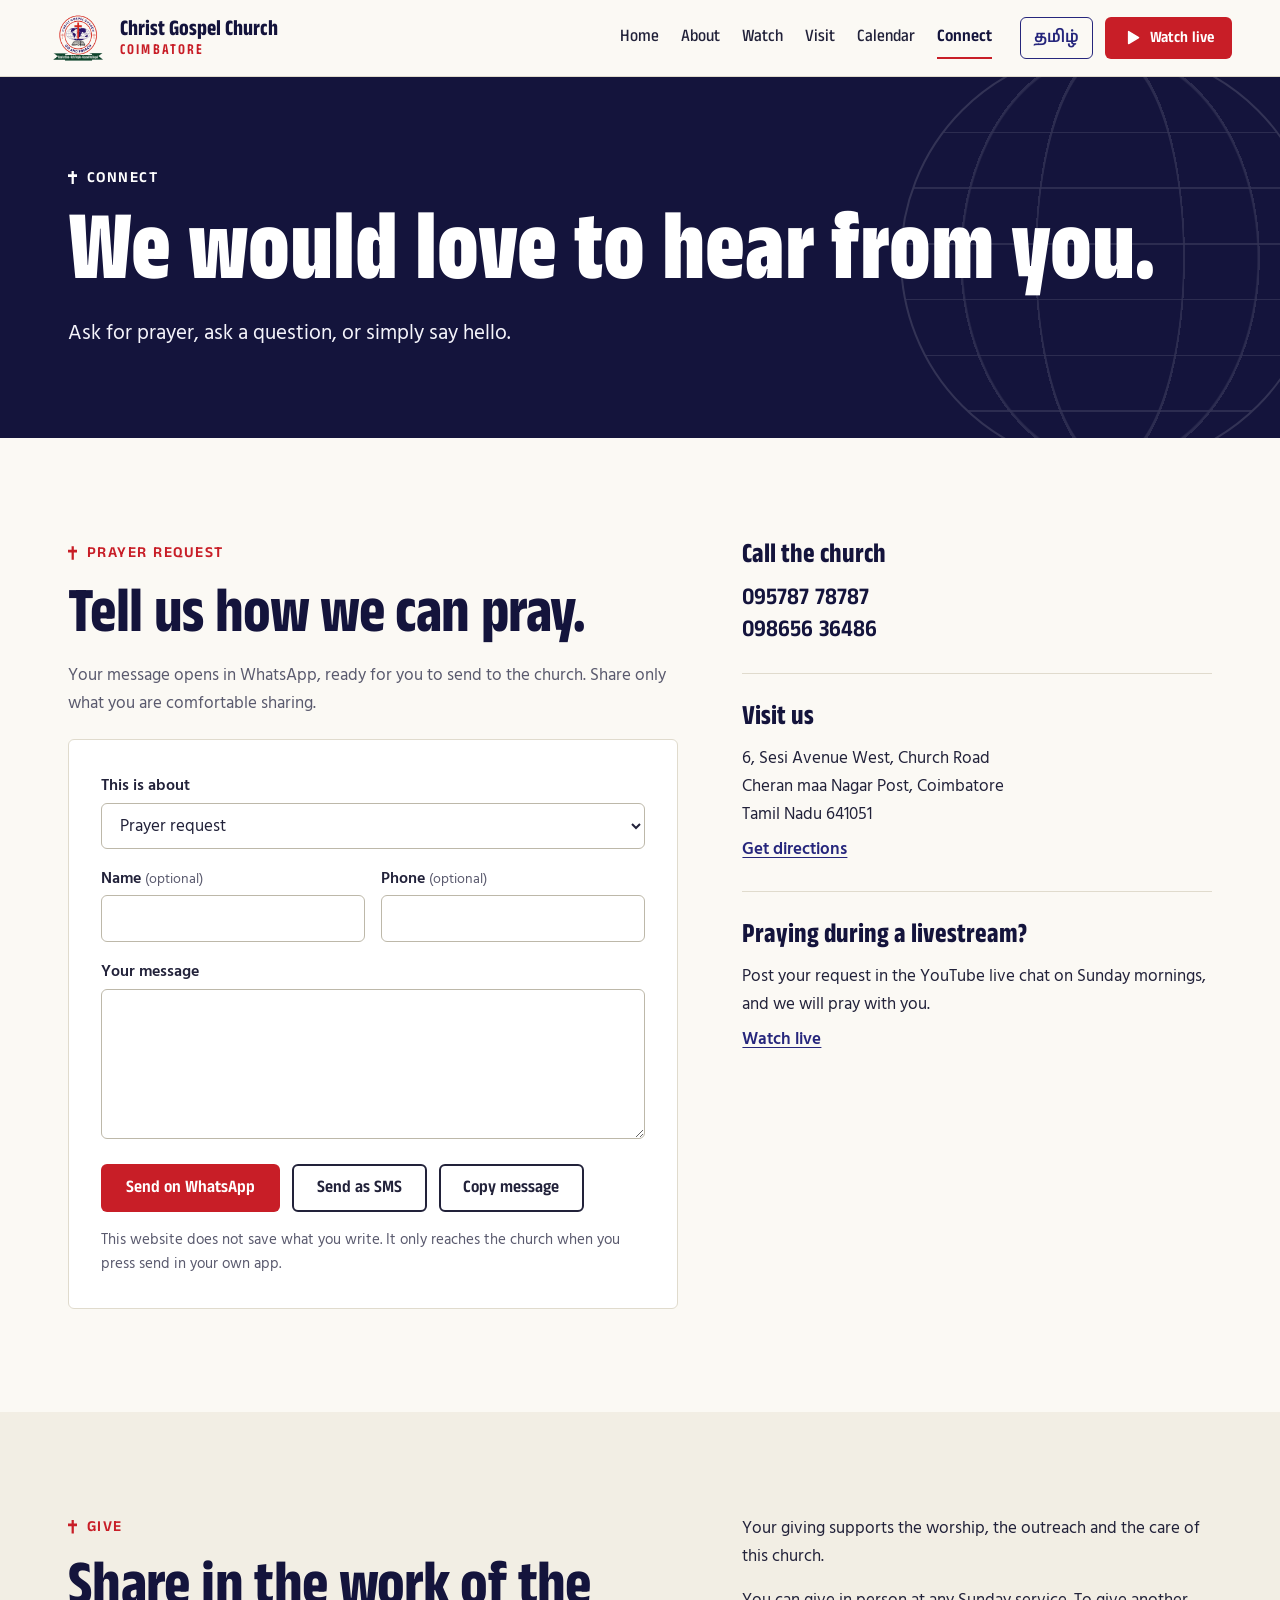
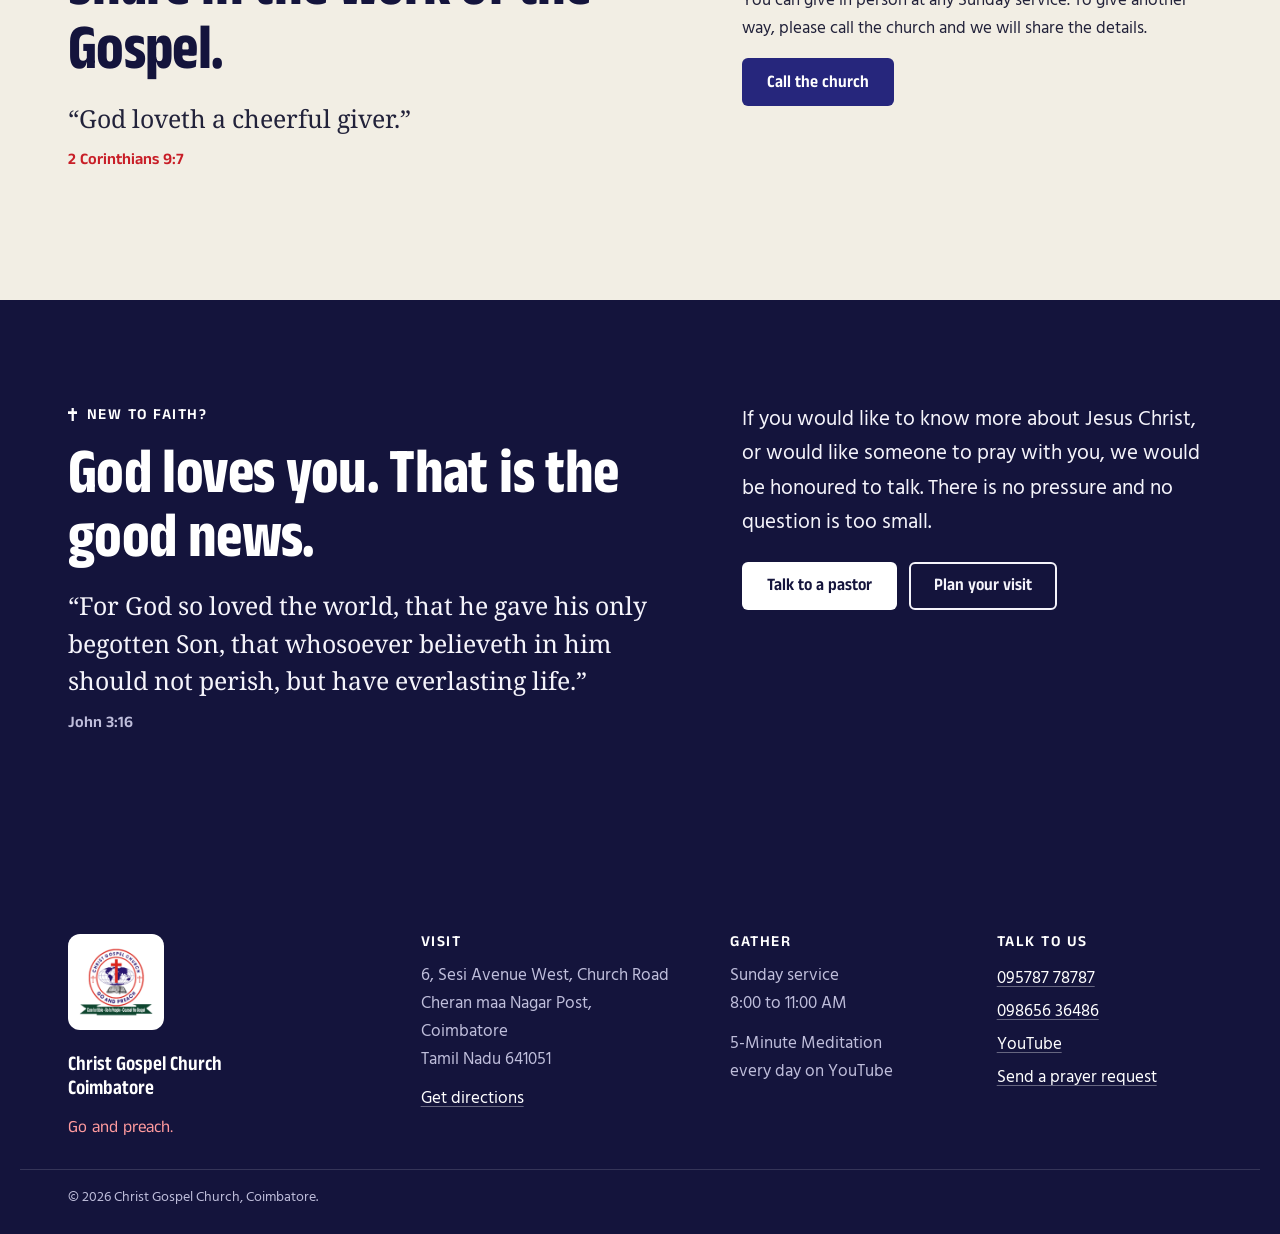
<file: connect.html>
<!doctype html>
<html lang="en">
<head>
  <meta charset="utf-8">
  <meta name="viewport" content="width=device-width, initial-scale=1">
  <title>Connect | Christ Gospel Church, Coimbatore</title>
  <meta name="description" content="Send a prayer request, call the church, or find out how to give to Christ Gospel Church, Coimbatore.">
  <meta name="theme-color" content="#14143c">
  <link rel="icon" href="assets/img/emblem.svg" type="image/svg+xml">
  <link rel="preconnect" href="https://fonts.googleapis.com">
  <link rel="preconnect" href="https://fonts.gstatic.com" crossorigin>
  <link rel="stylesheet" href="https://fonts.googleapis.com/css2?family=Anek+Tamil:wdth,wght@75..125,400..800&family=Hind+Madurai:wght@400;500;600&family=Noto+Serif+Tamil:wght@400;600&display=swap">
  <link rel="stylesheet" href="assets/css/styles.css">
</head>
<body data-page="connect" data-title-key="title.connect">
  <header id="site-header" class="site-header"></header>
  <script src="assets/js/config.js"></script>
  <script src="assets/js/layout.js"></script>

  <main id="main">
    <section class="page-head on-dark">
      <div class="page-head-mark" aria-hidden="true"></div>
      <div class="wrap">
        <p class="kicker" data-i18n="connect.kicker">Connect</p>
        <h1 data-i18n="connect.title">We would love to hear from you.</h1>
        <p class="lede" data-i18n="connect.lede">Ask for prayer, ask a question, or simply say hello.</p>
      </div>
    </section>

    <section class="section" id="prayer">
      <div class="wrap connect-grid">
        <div>
          <p class="kicker" data-i18n="prayer.kicker">Prayer request</p>
          <h2 data-i18n="prayer.title">Tell us how we can pray.</h2>
          <p style="margin:1rem 0 1.4rem;color:var(--muted)" data-i18n="prayer.body">Your message opens in WhatsApp, ready for you to send to the church. Share only what you are comfortable sharing.</p>
          <form class="form" id="prayer-form" novalidate>
            <div class="field">
              <label for="pr-type" data-i18n="form.type">This is about</label>
              <select id="pr-type" name="type">
                <option data-i18n="form.optPrayer">Prayer request</option>
                <option data-i18n="form.optThanks">Thanksgiving</option>
                <option data-i18n="form.optVisit">Please visit or call me</option>
                <option data-i18n="form.optQuestion">A question</option>
              </select>
            </div>
            <div class="form-pair">
              <div class="field">
                <label for="pr-name"><span data-i18n="form.name">Name</span> <small data-i18n="form.optional">(optional)</small></label>
                <input id="pr-name" name="name" type="text" autocomplete="name">
              </div>
              <div class="field">
                <label for="pr-phone"><span data-i18n="form.phone">Phone</span> <small data-i18n="form.optional">(optional)</small></label>
                <input id="pr-phone" name="phone" type="tel" autocomplete="tel" inputmode="tel">
              </div>
            </div>
            <div class="field">
              <label for="pr-message" data-i18n="form.message">Your message</label>
              <textarea id="pr-message" name="message" required aria-describedby="prayer-error"></textarea>
              <p class="form-error" id="prayer-error" role="alert" hidden data-i18n="form.error">Please write your message first.</p>
            </div>
            <div class="btn-row">
              <button class="btn btn-red" type="submit" data-i18n="form.whatsapp">Send on WhatsApp</button>
              <button class="btn btn-ghost" type="button" id="prayer-sms" data-i18n="form.sms">Send as SMS</button>
              <button class="btn btn-ghost" type="button" id="prayer-copy" data-i18n="form.copy">Copy message</button>
            </div>
            <p class="form-ok" id="prayer-copied" role="status" hidden data-i18n="form.copied">Copied. Paste it wherever you like.</p>
            <p class="form-note" data-i18n="form.privacy">This website does not save what you write. It only reaches the church when you press send in your own app.</p>
          </form>
        </div>
        <div class="side-stack">
          <div class="side-block">
            <h3 data-i18n="connect.callTitle">Call the church</h3>
            <a class="phone-link" data-phone="0"></a>
            <a class="phone-link" data-phone="1"></a>
          </div>
          <div class="side-block">
            <h3 data-i18n="connect.visitTitle">Visit us</h3>
            <address data-address></address>
            <p style="margin-top:.4em"><a class="text-link" data-map-link target="_blank" rel="noopener" data-i18n="find.directions">Get directions</a></p>
          </div>
          <div class="side-block">
            <h3 data-i18n="connect.liveTitle">Praying during a livestream?</h3>
            <p data-i18n="connect.liveBody">Post your request in the YouTube live chat on Sunday mornings, and we will pray with you.</p>
            <p style="margin-top:.4em"><a class="text-link" href="watch.html#live" data-i18n="status.watch">Watch live</a></p>
          </div>
        </div>
      </div>
    </section>

    <section class="section section-deep" id="give">
      <div class="wrap connect-grid">
        <div>
          <p class="kicker" data-i18n="give.kicker">Give</p>
          <h2 data-i18n="give.title">Share in the work of the Gospel.</h2>
          <blockquote class="scripture-quote" style="margin-inline:0">
            <span data-i18n="verse.cor">“God loveth a cheerful giver.”</span>
            <cite data-i18n="verse.corRef">2 Corinthians 9:7</cite>
          </blockquote>
        </div>
        <div>
          <p data-i18n="give.body">Your giving supports the worship, the outreach and the care of this church.</p>
          <dl class="giving-list" id="giving-details" hidden></dl>
          <div id="giving-fallback" style="margin-top:1rem">
            <p data-i18n="give.fallback">You can give in person at any Sunday service. To give another way, please call the church and we will share the details.</p>
            <div class="btn-row" style="margin-top:1rem"><a class="btn btn-indigo" data-phone="0" data-keep-text="1" data-i18n="home.prayerCall">Call the church</a></div>
          </div>
        </div>
      </div>
    </section>

    <section class="section on-dark" id="faith">
      <div class="wrap connect-grid">
        <div>
          <p class="kicker" data-i18n="faith.kicker">New to faith?</p>
          <h2 data-i18n="faith.title">God loves you. That is the good news.</h2>
          <blockquote class="scripture-quote" style="margin-inline:0">
            <span data-i18n="verse.john">“For God so loved the world, that he gave his only begotten Son, that whosoever believeth in him should not perish, but have everlasting life.”</span>
            <cite data-i18n="verse.johnRef">John 3:16</cite>
          </blockquote>
        </div>
        <div>
          <p class="lede" data-i18n="faith.body">If you would like to know more about Jesus Christ, or would like someone to pray with you, we would be honoured to talk. There is no pressure and no question is too small.</p>
          <div class="btn-row" style="margin-top:1.4rem">
            <a class="btn btn-white" data-phone="0" data-keep-text="1" data-i18n="faith.talk">Talk to a pastor</a>
            <a class="btn btn-ghost" href="visit.html" data-i18n="home.ctaVisit">Plan your visit</a>
          </div>
        </div>
      </div>
    </section>
  </main>

  <footer id="site-footer" class="site-footer"></footer>
  <script src="assets/js/videos.js"></script>
  <script src="assets/js/i18n-ta.js"></script>
  <script src="assets/js/main.js"></script>
</body>
</html>
</file>
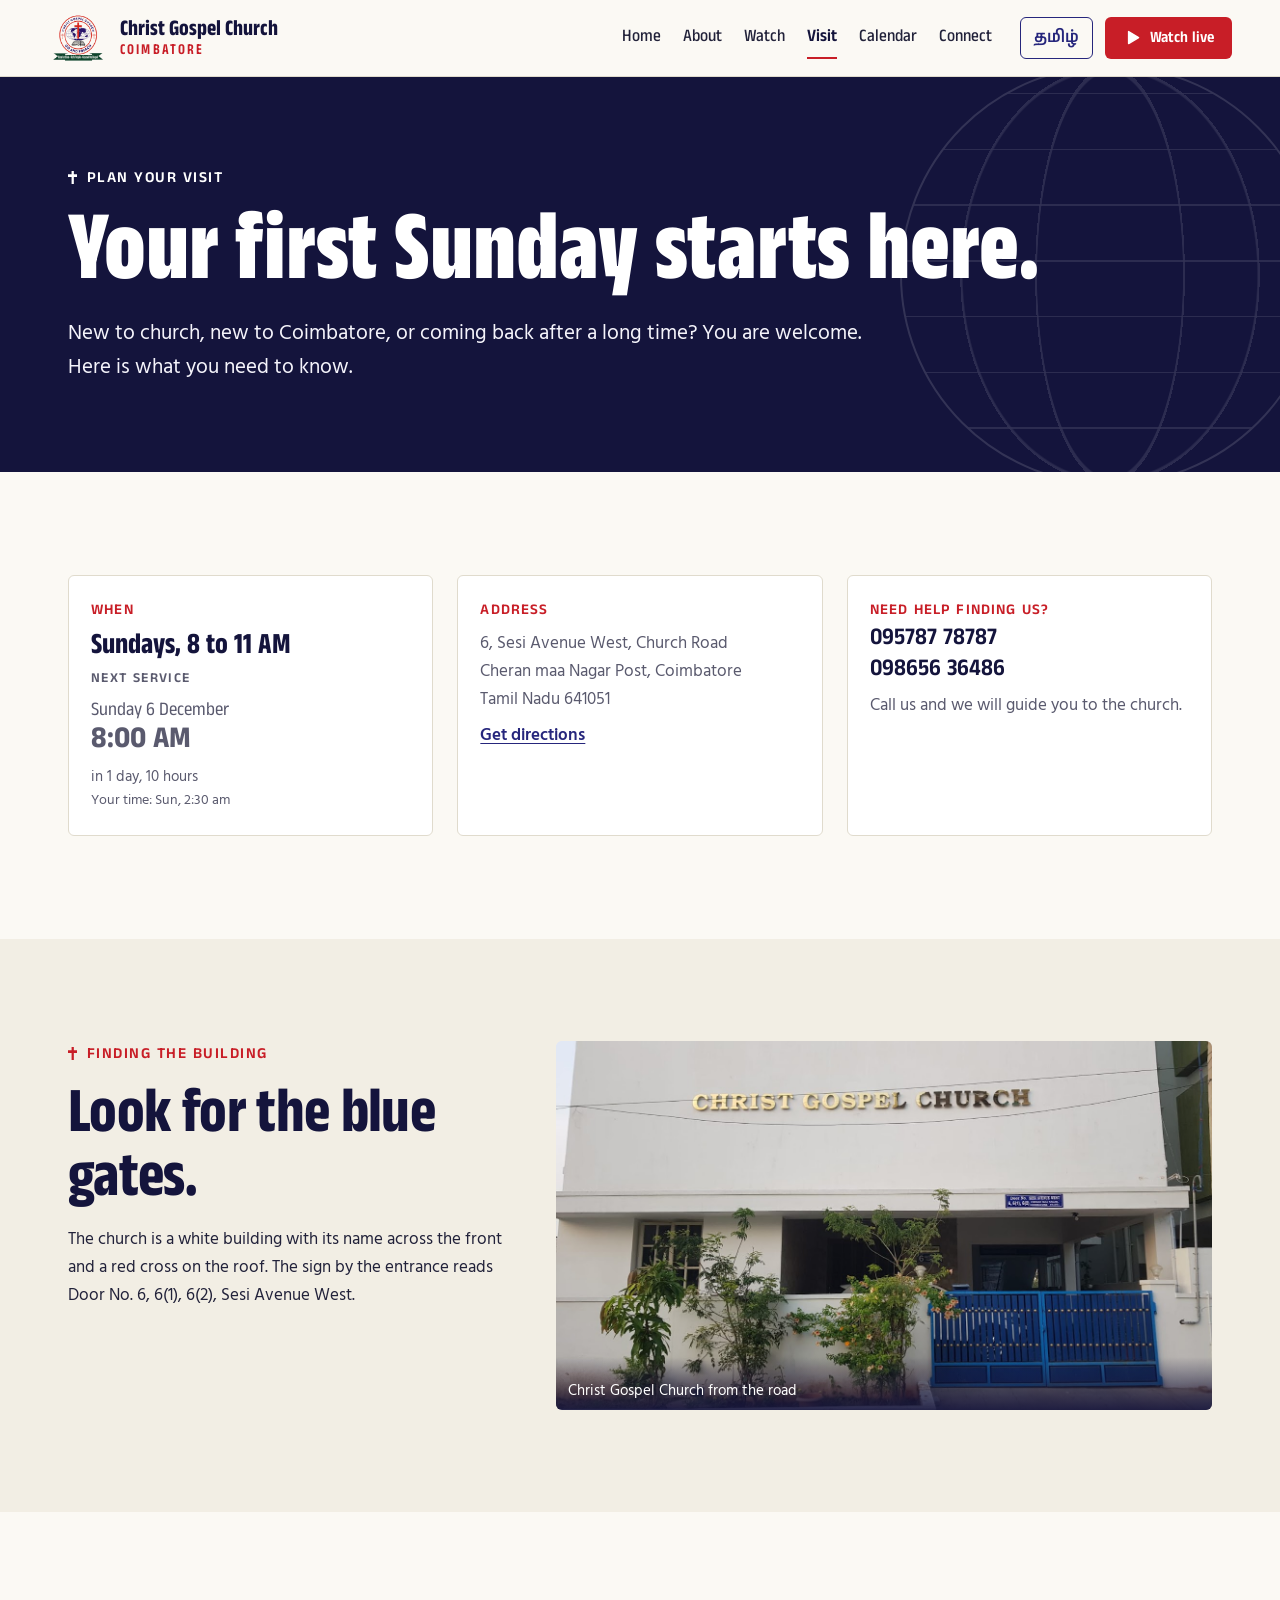
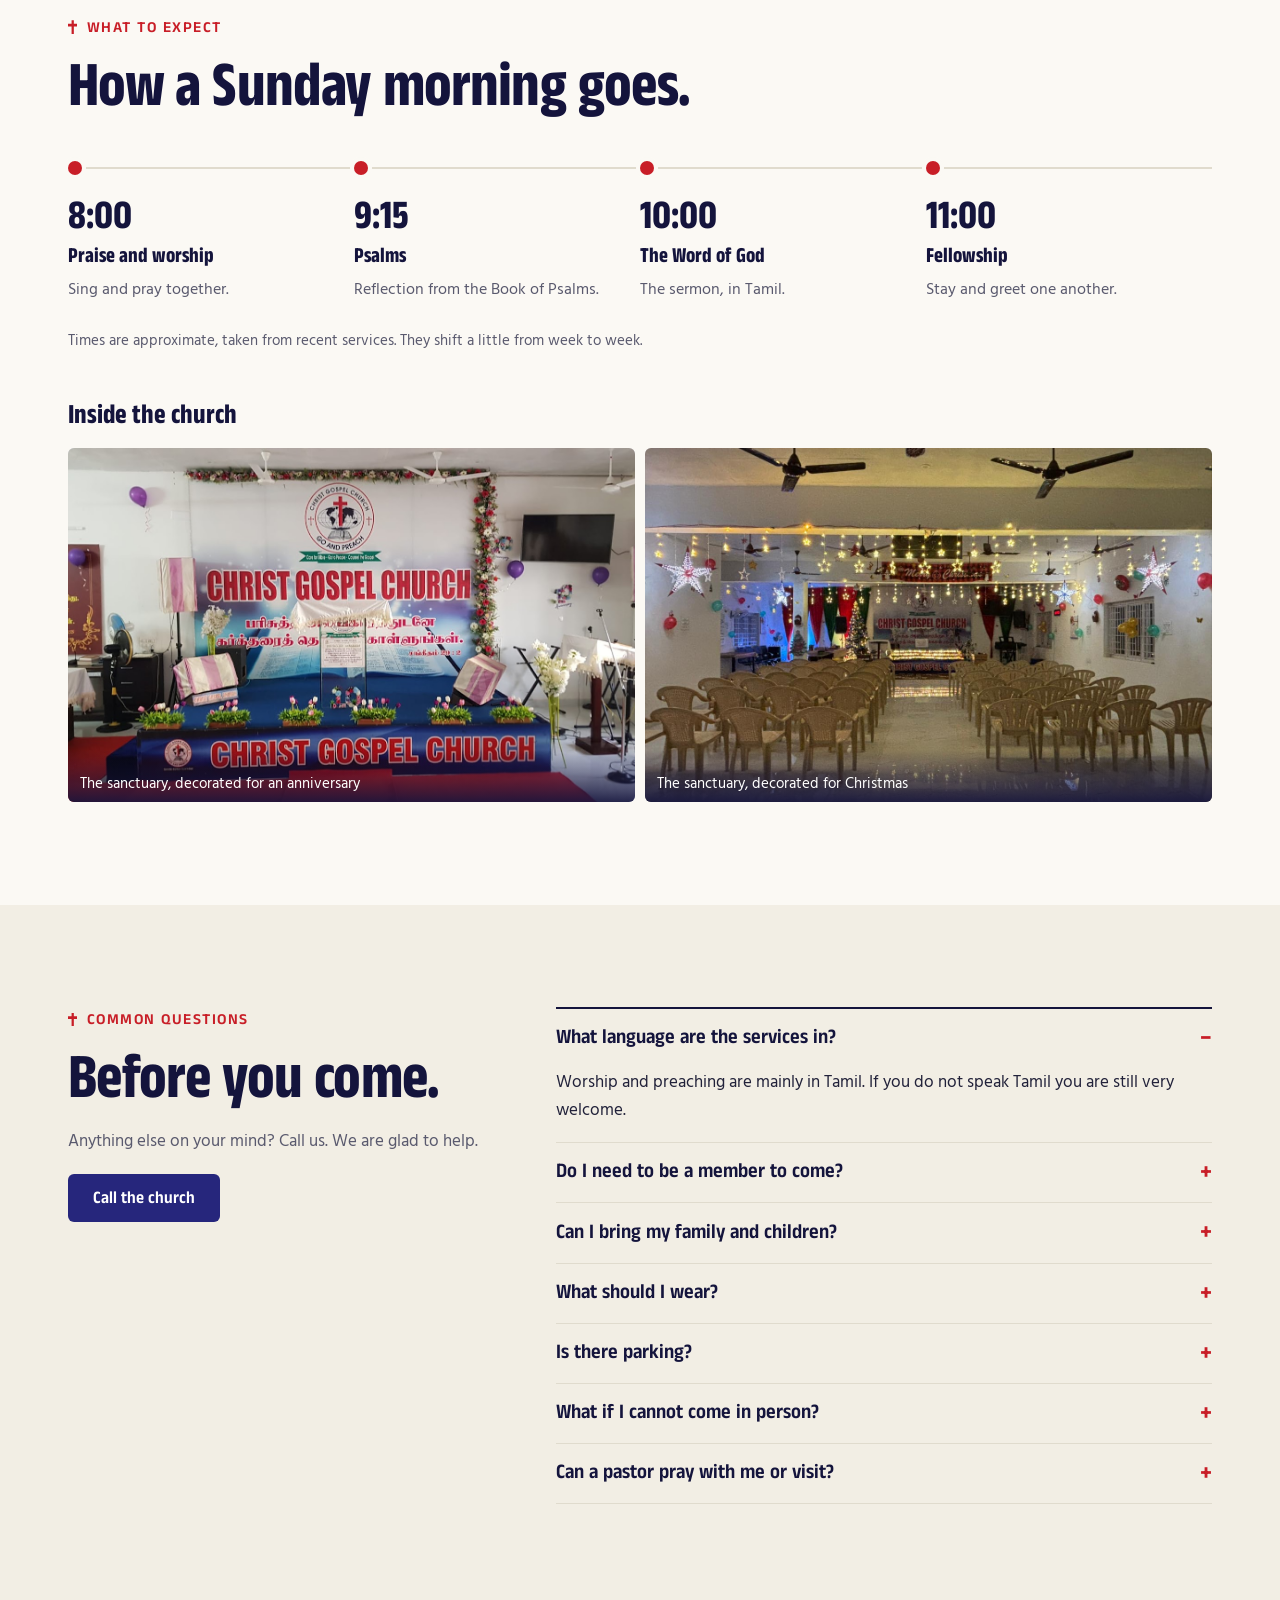
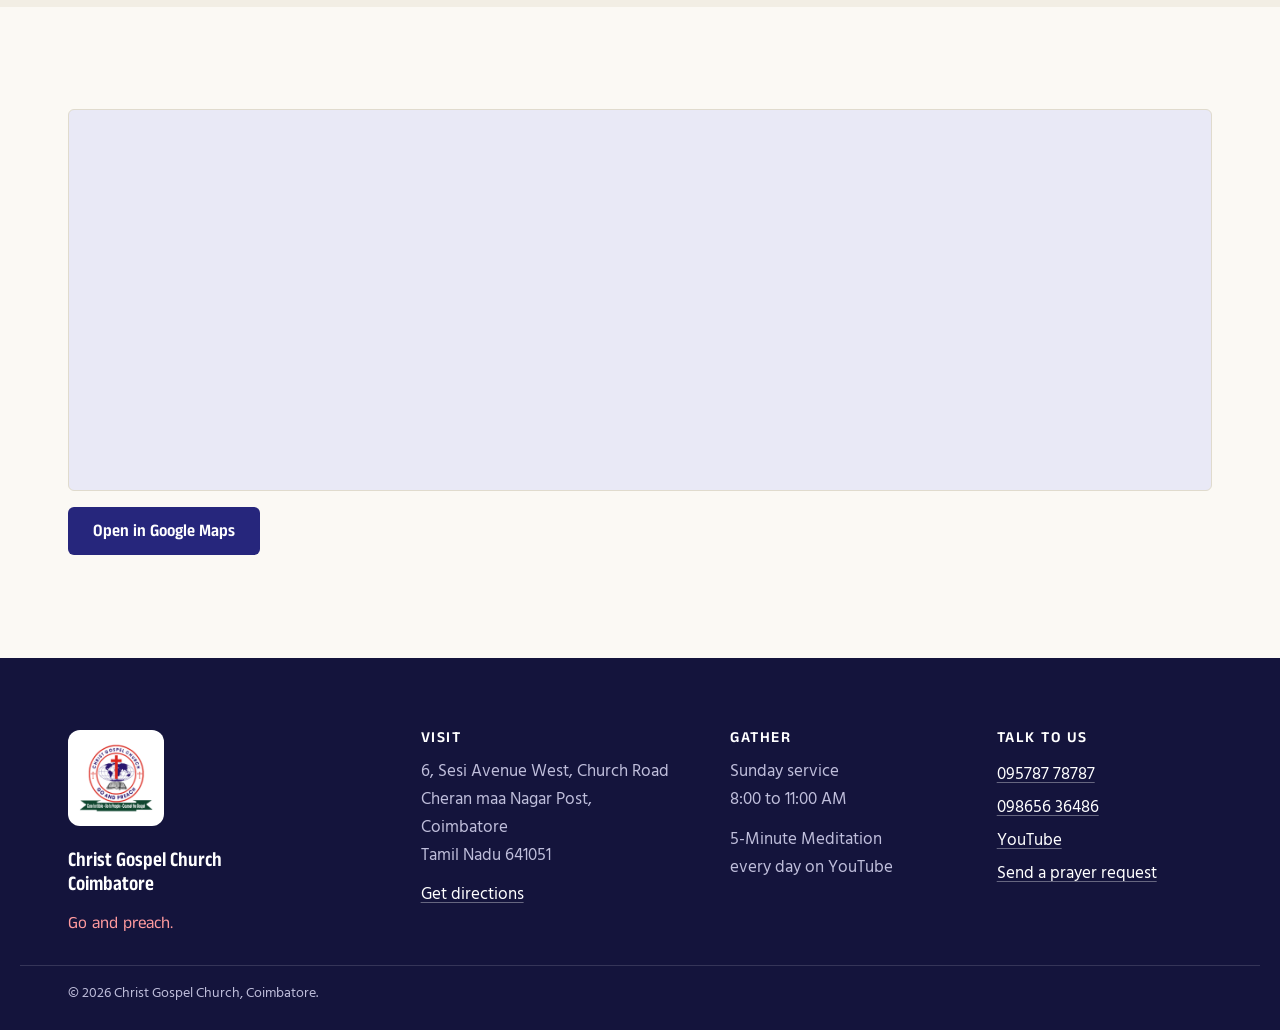
<file: visit.html>
<!doctype html>
<html lang="en">
<head>
  <meta charset="utf-8">
  <meta name="viewport" content="width=device-width, initial-scale=1">
  <title>Plan your visit | Christ Gospel Church, Coimbatore</title>
  <meta name="description" content="Service time, address, map and what to expect on your first Sunday at Christ Gospel Church, Cheran maa Nagar, Coimbatore.">
  <meta name="theme-color" content="#14143c">
  <link rel="icon" href="assets/img/emblem.svg" type="image/svg+xml">
  <link rel="preconnect" href="https://fonts.googleapis.com">
  <link rel="preconnect" href="https://fonts.gstatic.com" crossorigin>
  <link rel="stylesheet" href="https://fonts.googleapis.com/css2?family=Anek+Tamil:wdth,wght@75..125,400..800&family=Hind+Madurai:wght@400;500;600&family=Noto+Serif+Tamil:wght@400;600&display=swap">
  <link rel="stylesheet" href="assets/css/styles.css">
</head>
<body data-page="visit" data-title-key="title.visit">
  <header id="site-header" class="site-header"></header>
  <script src="assets/js/config.js"></script>
  <script src="assets/js/layout.js"></script>

  <main id="main">
    <section class="page-head on-dark">
      <div class="page-head-mark" aria-hidden="true"></div>
      <div class="wrap">
        <p class="kicker" data-i18n="visit.kicker">Plan your visit</p>
        <h1 data-i18n="visit.title">Your first Sunday starts here.</h1>
        <p class="lede" data-i18n="visit.lede">New to church, new to Coimbatore, or coming back after a long time? You are welcome. Here is what you need to know.</p>
      </div>
    </section>

    <section class="section">
      <div class="wrap">
        <div class="fact-row">
          <div class="fact">
            <p class="fact-label" data-i18n="visit.whenLabel">When</p>
            <p class="fact-big" data-i18n="visit.when">Sundays, 8 to 11 AM</p>
            <div data-service-status class="visit-status"></div>
          </div>
          <div class="fact">
            <p class="fact-label" data-i18n="find.address">Address</p>
            <address data-address></address>
            <a class="text-link" data-map-link target="_blank" rel="noopener" data-i18n="find.directions">Get directions</a>
          </div>
          <div class="fact">
            <p class="fact-label" data-i18n="visit.helpLabel">Need help finding us?</p>
            <a class="phone-link" data-phone="0"></a>
            <a class="phone-link" data-phone="1"></a>
            <p data-i18n="visit.helpBody">Call us and we will guide you to the church.</p>
          </div>
        </div>
      </div>
    </section>

    <section class="section section-deep">
      <div class="wrap find find-center">
        <div>
          <p class="kicker" data-i18n="visit.spotKicker">Finding the building</p>
          <h2 data-i18n="visit.spotTitle">Look for the blue gates.</h2>
          <p style="margin-top:1rem" data-i18n="visit.spotBody">The church is a white building with its name across the front and a red cross on the roof. The sign by the entrance reads Door No. 6, 6(1), 6(2), Sesi Avenue West.</p>
        </div>
        <figure class="photo photo-wide">
          <img src="assets/img/church/front-day.jpg" alt="The white church building by day, with its name in gold letters and blue gates" data-i18n-attr="alt:alt.day" width="1360" height="765" loading="lazy">
          <figcaption data-i18n="photo.day">Christ Gospel Church from the road</figcaption>
        </figure>
      </div>
    </section>

    <section class="section">
      <div class="wrap">
        <div class="section-head">
          <div>
            <p class="kicker" data-i18n="visit.flowKicker">What to expect</p>
            <h2 data-i18n="visit.flowTitle">How a Sunday morning goes.</h2>
          </div>
        </div>
        <ol class="flow flow-light">
          <li><time data-i18n="flow.t1">8:00</time><h3 data-i18n="flow.h1">Praise and worship</h3><p data-i18n="flow.p1">Sing and pray together.</p></li>
          <li><time data-i18n="flow.t2">9:15</time><h3 data-i18n="flow.h2">Psalms</h3><p data-i18n="flow.p2">Reflection from the Book of Psalms.</p></li>
          <li><time data-i18n="flow.t3">10:00</time><h3 data-i18n="flow.h3">The Word of God</h3><p data-i18n="flow.p3">The sermon, in Tamil.</p></li>
          <li><time data-i18n="flow.t4">11:00</time><h3 data-i18n="flow.h4">Fellowship</h3><p data-i18n="flow.p4">Stay and greet one another.</p></li>
        </ol>
        <p class="flow-note" style="color:var(--muted)" data-i18n="flow.note">Times are approximate, taken from recent services. They shift a little from week to week.</p>
        <h3 style="margin:48px 0 16px" data-i18n="visit.insideTitle">Inside the church</h3>
        <div class="photo-pair">
          <figure class="photo">
            <img src="assets/img/church/sanctuary-stage.jpg" alt="The stage at the front of the sanctuary with the church emblem, flowers and balloons" data-i18n-attr="alt:alt.stage" width="1360" height="765" loading="lazy">
            <figcaption data-i18n="photo.stage">The sanctuary, decorated for an anniversary</figcaption>
          </figure>
          <figure class="photo">
            <img src="assets/img/church/sanctuary-christmas.jpg" alt="Rows of chairs facing the stage in the sanctuary, with Christmas stars and lights overhead" data-i18n-attr="alt:alt.christmas" width="1280" height="960" loading="lazy">
            <figcaption data-i18n="photo.christmas">The sanctuary, decorated for Christmas</figcaption>
          </figure>
        </div>
      </div>
    </section>

    <section class="section section-deep">
      <div class="wrap find">
        <div>
          <p class="kicker" data-i18n="visit.faqKicker">Common questions</p>
          <h2 data-i18n="visit.faqTitle">Before you come.</h2>
          <p style="margin-top:1rem;color:var(--muted)" data-i18n="visit.faqBody">Anything else on your mind? Call us. We are glad to help.</p>
          <div class="btn-row" style="margin-top:1.2rem"><a class="btn btn-indigo" data-phone="0" data-keep-text="1" data-i18n="home.prayerCall">Call the church</a></div>
        </div>
        <div class="faq">
          <details open>
            <summary data-i18n="faq.q1">What language are the services in?</summary>
            <p data-i18n="faq.a1">Worship and preaching are mainly in Tamil. If you do not speak Tamil you are still very welcome.</p>
          </details>
          <details>
            <summary data-i18n="faq.q2">Do I need to be a member to come?</summary>
            <p data-i18n="faq.a2">No. Everyone is welcome, whatever your background. You do not need an invitation or to register.</p>
          </details>
          <details>
            <summary data-i18n="faq.q3">Can I bring my family and children?</summary>
            <p data-i18n="faq.a3">Yes, please do. Families worship together here.</p>
          </details>
          <details>
            <summary data-i18n="faq.q4">What should I wear?</summary>
            <p data-i18n="faq.a4">Wear what is modest and comfortable for you. Come as you are.</p>
          </details>
          <details>
            <summary data-i18n="faq.q5">Is there parking?</summary>
            <p data-i18n="faq.a5">If you are coming by car or two-wheeler, call us before you leave and we will tell you where to park.</p>
          </details>
          <details>
            <summary data-i18n="faq.q6">What if I cannot come in person?</summary>
            <p data-i18n="faq.a6">Join the service live on YouTube from about 8:15 AM on Sundays. You can post prayer requests in the live chat.</p>
          </details>
          <details>
            <summary data-i18n="faq.q7">Can a pastor pray with me or visit?</summary>
            <p data-i18n="faq.a7">Yes. Speak to us after the service, phone the church, or send a prayer request through this website.</p>
          </details>
        </div>
      </div>
    </section>

    <section class="section">
      <div class="wrap">
        <div class="find-map" data-map-frame></div>
        <div class="btn-row" style="margin-top:16px">
          <a class="btn btn-indigo" data-map-link target="_blank" rel="noopener" data-i18n="visit.openMaps">Open in Google Maps</a>
        </div>
      </div>
    </section>
  </main>

  <footer id="site-footer" class="site-footer"></footer>
  <script src="assets/js/videos.js"></script>
  <script src="assets/js/i18n-ta.js"></script>
  <script src="assets/js/main.js"></script>
</body>
</html>
</file>
<file: assets/css/styles.css>
/* Colours are sampled from the church emblem: cross red, globe indigo, ribbon green. */
:root {
  --ink: #14143c;
  --indigo: #26267c;
  --indigo-soft: #e9e9f6;
  --red: #c81e27;
  --red-dark: #a3161e;
  --green: #1c5a3c;
  --green-dark: #143f2b;
  --paper: #fbf9f4;
  --paper-deep: #f2eee4;
  --card: #fff;
  --line: #e0dbcd;
  --text: #22223a;
  --muted: #5a5a6e;
  --on-dark: #f5f4fb;
  --on-dark-muted: #bfbedb;

  --font-display: 'Anek Tamil', 'Nirmala UI', 'Arial Narrow', sans-serif;
  --font-body: 'Hind Madurai', 'Nirmala UI', system-ui, sans-serif;
  --font-scripture: 'Noto Serif Tamil', Georgia, 'Nirmala UI', serif;

  --gutter: clamp(16px, 4vw, 48px);
  --max: 1240px;
  --section: clamp(56px, 8vw, 112px);
  --radius: 6px;
  color-scheme: light;
}

*, *::before, *::after { box-sizing: border-box; }
html { -webkit-text-size-adjust: 100%; scroll-behavior: smooth; scroll-padding-top: 96px; }
body {
  margin: 0;
  background: var(--paper);
  color: var(--text);
  font-family: var(--font-body);
  font-size: 1.0625rem;
  line-height: 1.65;
  overflow-x: hidden;
}
html[lang='ta'] body { line-height: 1.8; }
img, iframe, canvas { display: block; max-width: 100%; }
h1, h2, h3, p, ul, ol, dl, dd, figure, address { margin: 0; padding: 0; }
ul, ol { list-style: none; }
address { font-style: normal; }
a { color: inherit; }
button, input, select, textarea { font: inherit; color: inherit; }
button { cursor: pointer; }
:focus-visible { outline: 3px solid var(--red); outline-offset: 2px; border-radius: 2px; }
.on-dark :focus-visible, .site-footer :focus-visible { outline-color: #fff; }

h1, h2, h3 { font-family: var(--font-display); font-stretch: 80%; line-height: 1; color: var(--ink); font-weight: 700; }
h1, h2, h3 { overflow-wrap: break-word; }
html[lang='ta'] h1, html[lang='ta'] h2, html[lang='ta'] h3 { line-height: 1.25; font-stretch: 85%; }
h2 { font-size: clamp(2.25rem, 5.4vw, 4rem); letter-spacing: -.01em; }
html[lang='ta'] h2 { font-size: clamp(1.8rem, 4.6vw, 3.4rem); letter-spacing: 0; }
h3 { font-size: clamp(1.4rem, 2.4vw, 1.75rem); line-height: 1.1; }

.icon { width: 1.2em; height: 1.2em; flex: none; }
.wrap { width: min(100%, var(--max)); margin-inline: auto; padding-inline: var(--gutter); }
.section { padding-block: var(--section); }
.section-deep { background: var(--paper-deep); }
.on-dark { background: var(--ink); color: var(--on-dark); }
.on-dark h1, .on-dark h2, .on-dark h3 { color: #fff; }
.lede { font-size: clamp(1.125rem, 1.8vw, 1.3rem); max-width: 40em; }

.kicker {
  display: flex; align-items: center; gap: .6em;
  margin-bottom: 1em;
  font-family: var(--font-display); font-weight: 600; font-size: .95rem;
  letter-spacing: .1em; text-transform: uppercase; color: var(--red);
}
html[lang='ta'] .kicker { letter-spacing: .02em; font-size: 1.05rem; }
.kicker::before {
  content: ''; width: .62em; height: .9em; flex: none; background: currentColor;
  clip-path: polygon(38% 0, 62% 0, 62% 26%, 100% 26%, 100% 46%, 62% 46%, 62% 100%, 38% 100%, 38% 46%, 0 46%, 0 26%, 38% 26%);
}
.on-dark .kicker, .band-red .kicker { color: #fff; }
.section-head { display: flex; flex-wrap: wrap; justify-content: space-between; align-items: end; gap: 16px 40px; margin-bottom: clamp(28px, 4vw, 48px); }
.section-head > div { max-width: 44rem; min-width: 0; }
.section-head p:not(.kicker) { margin-top: 1rem; color: var(--muted); }
.on-dark .section-head p:not(.kicker) { color: var(--on-dark-muted); }

/* Buttons */
.btn {
  display: inline-flex; align-items: center; justify-content: center; gap: .5em;
  min-height: 48px; padding: .55em 1.3em;
  border: 2px solid transparent; border-radius: var(--radius);
  font-family: var(--font-display); font-weight: 600; font-size: 1.1rem; font-stretch: 90%; line-height: 1.1;
  text-align: center; text-decoration: none; background: none; transition: background-color .15s, color .15s, border-color .15s;
}
.btn-small { min-height: 42px; font-size: 1rem; padding: .4em 1em; }
.btn-red { background: var(--red); color: #fff; }
.btn-red:hover { background: var(--red-dark); }
.btn-indigo { background: var(--indigo); color: #fff; }
.btn-indigo:hover { background: var(--ink); }
.btn-white { background: #fff; color: var(--ink); }
.btn-white:hover { background: var(--indigo-soft); }
.btn-ghost { border-color: currentColor; color: inherit; }
.btn-ghost:hover { background: rgba(127, 127, 160, .16); }
.btn-row { display: flex; flex-wrap: wrap; gap: 12px; }
.text-link { color: var(--indigo); font-weight: 600; text-underline-offset: .2em; }
.text-link:hover { color: var(--red); }
.on-dark .text-link { color: #fff; }

/* Header */
.site-header { position: sticky; top: 0; z-index: 30; min-height: 76px; background: var(--paper); border-bottom: 1px solid var(--line); }
.skip { position: absolute; left: 8px; top: -60px; padding: 8px 14px; background: var(--ink); color: #fff; z-index: 40; }
.skip:focus { top: 8px; }
.header-inner { display: flex; align-items: center; justify-content: space-between; gap: 20px; width: min(100%, 1400px); margin-inline: auto; padding: 8px var(--gutter); min-height: 76px; }
.brand { display: flex; align-items: center; gap: 12px; text-decoration: none; min-width: 0; }
.brand img { width: 60px; height: 60px; mix-blend-mode: multiply; flex: none; }
.brand-name { display: flex; flex-direction: column; font-family: var(--font-display); font-stretch: 80%; line-height: 1.05; color: var(--ink); }
.brand-name strong { font-size: 1.4rem; font-weight: 700; white-space: nowrap; }
.brand-name span { font-size: .95rem; letter-spacing: .14em; text-transform: uppercase; color: var(--red); font-weight: 600; }
.site-nav { display: flex; align-items: center; gap: 28px; }
.site-nav ul { display: flex; gap: 22px; }
.site-nav li a { display: block; padding: .3em 0; font-family: var(--font-display); font-weight: 500; font-size: 1.1rem; font-stretch: 90%; text-decoration: none; border-bottom: 2px solid transparent; }
.site-nav li a:hover { color: var(--red); }
.site-nav li a[aria-current='page'] { border-color: var(--red); color: var(--ink); font-weight: 600; }
.nav-actions { display: flex; align-items: center; gap: 12px; }
.lang-toggle { min-height: 42px; min-width: 62px; padding: 0 .8em; border: 1.5px solid var(--indigo); border-radius: var(--radius); background: none; color: var(--indigo); font-family: var(--font-display); font-weight: 600; font-size: 1rem; }
.lang-toggle:hover { background: var(--indigo); color: #fff; }
.lang-toggle-top { display: none; flex: none; margin-left: auto; }
.menu-toggle { display: none; width: 46px; height: 46px; border: 1.5px solid var(--line); border-radius: var(--radius); background: var(--card); align-items: center; justify-content: center; flex: none; }

@media (max-width: 1060px) {
  .menu-toggle { display: inline-flex; }
  .lang-toggle-top { display: block; margin-right: -8px; }
  .nav-actions .lang-toggle { display: none; }
  .site-nav { display: none; position: absolute; inset: 100% 0 auto 0; padding: 12px var(--gutter) 22px; flex-direction: column; align-items: stretch; gap: 14px; background: var(--paper); border-bottom: 1px solid var(--line); box-shadow: 0 16px 30px rgba(20, 20, 60, .12); }
  .site-nav.open { display: flex; }
  .site-nav ul { flex-direction: column; gap: 0; }
  .site-nav li a { padding: .6em 0; font-size: 1.3rem; border-bottom: 1px solid var(--line); }
  .site-nav li a[aria-current='page'] { color: var(--red); border-color: var(--line); }
  .nav-actions > * { flex: 1; min-height: 48px; }
}
@media (max-width: 430px) {
  .header-inner { gap: 10px; }
  .brand { gap: 8px; }
  .brand img { width: 46px; height: 46px; }
  .brand-name strong { font-size: 1.12rem; }
  .brand-name span { font-size: .78rem; }
  .lang-toggle-top { min-width: 0; padding: 0 .55em; font-size: .92rem; }
  .menu-toggle { width: 42px; height: 42px; }
}

/* Hero */
.hero { position: relative; overflow: hidden; }
.hero-inner { position: relative; display: grid; grid-template-columns: minmax(0, 1.2fr) minmax(0, 1fr); align-items: center; gap: 32px; min-height: min(84vh, 780px); padding-block: clamp(48px, 7vw, 88px); }
.hero-copy { position: relative; z-index: 2; }
.hero h1 { font-size: clamp(3.4rem, 9.2vw, 7.6rem); line-height: .88; font-stretch: 75%; font-weight: 800; letter-spacing: -.015em; text-transform: uppercase; }
html[lang='ta'] .hero h1 { line-height: .88; font-stretch: 75%; }
.hero h1 span { display: block; color: #ff6b70; }
.hero .lede { margin-top: 1.4rem; color: var(--on-dark); max-width: 31em; }
.hero .btn-row { margin-top: 1.8rem; }
.hero-art { position: relative; z-index: 1; display: grid; justify-items: center; gap: 16px; }
.globe-wrap { position: relative; width: min(100%, 480px); aspect-ratio: 680 / 620; container-type: inline-size; }
.emblem-art { display: block; width: 100%; height: 100%; overflow: visible; }
/* The church emblem with its rotating cross. Sizes follow assets/img/logo.jpg, where 100cqw is 680 logo pixels. */
.hero-cross { position: absolute; inset: 0; perspective: 400cqw; perspective-origin: 50% 40%; pointer-events: none; }
.cross-spin { position: absolute; inset: 0; transform-style: preserve-3d; animation: cross-spin 12s linear infinite; }
@keyframes cross-spin { to { transform: rotateY(360deg); } }
.beam { position: absolute; left: 50%; top: var(--y); width: var(--w); height: var(--h); margin-left: calc(var(--w) / -2); transform-style: preserve-3d; }
.beam-post { --w: 3.68cqw; --h: 31.2cqw; --d: 3.68cqw; --y: 15.15cqw; }
.beam-arm { --w: 14.56cqw; --h: 3.82cqw; --d: 3.4cqw; --y: 20.44cqw; }
.beam i { position: absolute; display: block; }
.beam i:nth-child(1), .beam i:nth-child(2) { inset: 0; background: linear-gradient(#e2272f, #bd1a22); }
.beam i:nth-child(1) { transform: translateZ(calc(var(--d) / 2)); }
.beam i:nth-child(2) { transform: rotateY(180deg) translateZ(calc(var(--d) / 2)); }
.beam i:nth-child(3), .beam i:nth-child(4) { top: 0; bottom: 0; left: calc((var(--w) - var(--d)) / 2); width: var(--d); background: linear-gradient(#a3161e, #7f0f16); }
.beam i:nth-child(3) { transform: rotateY(90deg) translateZ(calc(var(--w) / 2)); }
.beam i:nth-child(4) { transform: rotateY(-90deg) translateZ(calc(var(--w) / 2)); }
.beam i:nth-child(5), .beam i:nth-child(6) { left: 0; right: 0; top: calc((var(--h) - var(--d)) / 2); height: var(--d); }
.beam i:nth-child(5) { background: #ef4e56; transform: rotateX(90deg) translateZ(calc(var(--h) / 2)); }
.beam i:nth-child(6) { background: #7f0f16; transform: rotateX(-90deg) translateZ(calc(var(--h) / 2)); }
.status-card { position: relative; width: min(100%, 480px); padding: 14px 18px; background: var(--paper); color: var(--text); border-radius: var(--radius); border-top: 5px solid var(--red); box-shadow: 0 18px 44px rgba(0, 0, 0, .35); z-index: 3; }
.status-label { font-family: var(--font-display); font-weight: 600; font-size: .85rem; letter-spacing: .1em; text-transform: uppercase; color: var(--red); display: flex; align-items: center; gap: .5em; }
html[lang='ta'] .status-label { letter-spacing: 0; font-size: 1rem; }
.status-when { font-family: var(--font-display); font-size: 1.2rem; font-stretch: 90%; line-height: 1.2; color: var(--ink); margin-top: .35em; }
.status-when strong { font-size: 1.9rem; font-weight: 700; }
.status-count { color: var(--muted); font-size: .95rem; margin-top: .4em; }
.status-local { display: block; color: var(--muted); font-size: .85rem; }
.status-card .btn { margin-top: .7em; width: 100%; }
.pulse { width: .7em; height: .7em; border-radius: 50%; background: var(--red); animation: pulse 1.6s infinite; }
@keyframes pulse { 0% { box-shadow: 0 0 0 0 rgba(200, 30, 39, .55); } 70% { box-shadow: 0 0 0 10px rgba(200, 30, 39, 0); } 100% { box-shadow: 0 0 0 0 rgba(200, 30, 39, 0); } }
html[lang='ta'] .status-when strong { font-size: 1.6rem; }
@media (max-width: 1100px) {
  .hero-inner { grid-template-columns: minmax(0, 1.12fr) minmax(0, 1fr); gap: 24px; min-height: 0; padding-block: 36px; }
  .hero h1 { font-size: clamp(2.5rem, 6.6vw, 5.6rem); }
  .hero .lede { font-size: clamp(1rem, 1.7vw, 1.15rem); }
  .status-card { padding: 12px 14px; }
}
@media (max-width: 600px) {
  .hero-inner { grid-template-columns: minmax(0, 1fr); gap: 20px; padding-block: 32px 28px; }
  .hero h1 { font-size: clamp(3.4rem, 15vw, 5.6rem); }
  .hero-art { display: contents; }
  .globe-wrap { order: -1; justify-self: center; width: min(76vw, 340px); margin-bottom: 8px; }
  .status-card { justify-self: start; max-width: 420px; padding: 14px 18px; }
}

/* Ribbon, taken from the band across the emblem */
.ribbon { position: relative; background: var(--green); color: #fff; }
.ribbon ul { display: flex; flex-wrap: wrap; justify-content: center; gap: .2em 1.4em; padding: .75em var(--gutter); font-family: var(--font-display); font-stretch: 80%; font-weight: 600; font-size: clamp(1.15rem, 2.5vw, 1.7rem); line-height: 1.2; text-align: center; }
.ribbon li + li::before { content: '\2020'; margin-right: 1.4em; color: #ff9a9e; font-weight: 400; }
@media (max-width: 640px) {
  .ribbon ul { flex-direction: column; }
  .ribbon li + li::before { display: none; }
}

/* Church photographs */
.photo { position: relative; width: 100%; overflow: hidden; border-radius: var(--radius); background: var(--indigo-soft); }
.photo img { position: absolute; inset: 0; width: 100%; height: 100%; object-fit: cover; }
.photo figcaption { position: absolute; inset: auto 0 0 0; padding: 24px 12px 8px; color: #fff; font-size: .95rem; line-height: 1.35; background: linear-gradient(transparent, rgba(20, 20, 60, .9)); }
.photo-wide { aspect-ratio: 16 / 9; }
.prose-split + .wrap .photo-wide { margin-top: clamp(32px, 5vw, 64px); }
.mosaic { display: grid; grid-template-columns: minmax(0, 2.37fr) minmax(0, 1fr); gap: 10px; }
.mosaic-main { aspect-ratio: 16 / 9; }
.photo-pair, .photo-trio { display: grid; grid-template-columns: repeat(2, minmax(0, 1fr)); gap: 10px; }
.photo-trio { grid-template-columns: repeat(3, minmax(0, 1fr)); margin-bottom: 10px; }
.photo-pair .photo, .photo-trio .photo { aspect-ratio: 16 / 10; }
.photo-pair-tall .photo { aspect-ratio: 4 / 3; }
.find-center { align-items: center; }
@media (max-width: 860px) { .photo-trio { grid-template-columns: minmax(0, 1fr); } }
@media (max-width: 480px) { .photo figcaption { font-size: .85rem; } }
@media (max-width: 760px) {
  .mosaic, .photo-pair { grid-template-columns: minmax(0, 1fr); }
  .mosaic .photo:not(.mosaic-main) { aspect-ratio: 3 / 4; }
}

/* Meditation block */
.today { display: grid; grid-template-columns: minmax(0, 1.65fr) minmax(0, 1fr); gap: clamp(24px, 4vw, 56px); align-items: start; }
.frame { position: relative; aspect-ratio: 16 / 9; background: var(--indigo); border-radius: var(--radius); overflow: hidden; }
.frame::before { content: ''; position: absolute; left: 50%; top: 50%; width: 44px; height: 44px; margin: -22px 0 0 -22px; border: 3px solid rgba(255, 255, 255, .25); border-top-color: #fff; border-radius: 50%; animation: spin 1s linear infinite; }
@keyframes spin { to { transform: rotate(360deg); } }
.frame iframe { position: absolute; inset: 0; width: 100%; height: 100%; border: 0; }
.frame-note { margin-top: .6rem; font-size: .95rem; color: var(--muted); }
.verse-card { padding: clamp(20px, 3vw, 30px); background: var(--indigo); color: var(--on-dark); border-radius: var(--radius); }
.verse-card .kicker { color: #fff; margin-bottom: .7em; }
.verse-text { font-family: var(--font-scripture); font-size: clamp(1.15rem, 1.9vw, 1.4rem); line-height: 1.55; }
html[lang='ta'] .verse-text { line-height: 1.85; }
.verse-ref { margin-top: .8em; font-family: var(--font-display); font-weight: 600; color: var(--on-dark-muted); }
.mini-list { margin-top: 18px; display: grid; gap: 2px; }
.mini-list .video-card a { display: grid; grid-template-columns: 96px 1fr; column-gap: 12px; padding: 8px 0; border-bottom: 1px solid var(--line); }
.mini-list .video-thumb { grid-row: span 2; align-self: start; }
.mini-list .video-play { display: none; }
.mini-list .video-title { margin-top: 0; font-size: 1.02rem; }
.mini-list .video-meta { font-size: .82rem; }
@media (max-width: 860px) { .today { grid-template-columns: minmax(0, 1fr); } }

/* Video cards */
.video-grid { display: grid; grid-template-columns: repeat(auto-fill, minmax(min(100%, 280px), 1fr)); gap: clamp(20px, 2.6vw, 32px) clamp(16px, 2vw, 24px); }
.video-card a { display: block; text-decoration: none; height: 100%; }
.video-thumb { position: relative; display: block; aspect-ratio: 16 / 9; background: var(--indigo-soft); border-radius: var(--radius); overflow: hidden; }
.video-thumb img { width: 100%; height: 100%; object-fit: cover; transition: transform .25s; }
.video-card a:hover .video-thumb img { transform: scale(1.04); }
.video-play { position: absolute; right: 10px; bottom: 10px; display: grid; place-items: center; width: 40px; height: 40px; border-radius: 50%; background: var(--red); color: #fff; font-size: .85rem; }
.video-title { display: block; margin-top: .65em; font-family: var(--font-display); font-weight: 600; font-stretch: 90%; font-size: 1.2rem; line-height: 1.2; color: var(--ink); }
.video-card a:hover .video-title { color: var(--red); }
.video-meta { display: block; margin-top: .25em; font-size: .9rem; line-height: 1.4; color: var(--muted); }
.on-dark .video-title { color: #fff; }
.on-dark .video-meta { color: var(--on-dark-muted); }

/* Mission */
.emblem-large { width: clamp(150px, 20vw, 240px); height: auto; mix-blend-mode: multiply; }
.mission { display: grid; grid-template-columns: repeat(3, minmax(0, 1fr)); border-top: 2px solid var(--ink); }
.mission > li { padding: clamp(20px, 3vw, 36px) clamp(16px, 3vw, 36px) clamp(20px, 3vw, 36px) 0; }
.mission > li + li { border-left: 1px solid var(--line); padding-left: clamp(16px, 3vw, 36px); }
.mission-letter { display: block; font-family: var(--font-display); font-weight: 800; font-stretch: 75%; font-size: clamp(5rem, 11vw, 9rem); line-height: .9; color: var(--red); }
.mission li:nth-child(2) .mission-letter { color: var(--indigo); }
.mission li:nth-child(3) .mission-letter { color: var(--green); }
.mission h3 { margin-top: .4em; }
.mission p { margin-top: .6em; color: var(--muted); }
@media (max-width: 760px) {
  .mission { grid-template-columns: minmax(0, 1fr); }
  .mission > li { display: grid; grid-template-columns: 72px 1fr; column-gap: 14px; padding: 20px 0; }
  .mission > li + li { border-left: 0; border-top: 1px solid var(--line); padding-left: 0; }
  .mission-letter { grid-row: span 2; font-size: 4.6rem; }
  .mission h3 { margin-top: .1em; }
}
.scripture-quote { font-family: var(--font-scripture); font-size: clamp(1.2rem, 2.2vw, 1.55rem); line-height: 1.5; margin-top: 1.2rem; max-width: 34em; }
html[lang='ta'] .scripture-quote { line-height: 1.8; }
.scripture-quote cite { display: block; margin-top: .6em; font-family: var(--font-display); font-style: normal; font-weight: 600; font-size: 1rem; color: var(--red); }
.on-dark .scripture-quote cite { color: var(--on-dark-muted); }

/* Sunday flow */
.flow { display: grid; grid-template-columns: repeat(4, minmax(0, 1fr)); gap: 0; counter-reset: flow; margin-top: 8px; }
.flow li { position: relative; padding: 26px 20px 0 0; border-top: 2px solid rgba(255, 255, 255, .3); }
.flow li::before { content: ''; position: absolute; top: -8px; left: 0; width: 14px; height: 14px; border-radius: 50%; background: var(--red); box-shadow: 0 0 0 4px var(--ink); }
.flow time { display: block; font-family: var(--font-display); font-weight: 700; font-stretch: 80%; font-size: clamp(1.8rem, 3.2vw, 2.6rem); line-height: 1.05; color: #fff; }
.flow h3 { margin-top: .35em; font-size: 1.35rem; }
.flow p { margin-top: .4em; color: var(--on-dark-muted); font-size: 1rem; }
.flow-note { margin-top: 26px; font-size: .95rem; color: var(--on-dark-muted); }
@media (max-width: 760px) {
  .flow { grid-template-columns: minmax(0, 1fr); border-left: 2px solid rgba(255, 255, 255, .3); margin-left: 7px; }
  .flow li { border-top: 0; padding: 0 0 24px 24px; }
  .flow li::before { top: 8px; left: -8px; }
}
.flow-light li { border-top-color: var(--line); }
.flow-light li::before { box-shadow: 0 0 0 4px var(--paper); }
.flow-light time { color: var(--ink); }
.flow-light p { color: var(--muted); }
@media (max-width: 760px) { .flow-light { border-left-color: var(--line); } }

/* Events */
.event-list { display: grid; border-top: 2px solid var(--ink); }
.event { display: grid; grid-template-columns: 124px minmax(0, 1fr); gap: 20px; padding: 20px 0; border-bottom: 1px solid var(--line); align-items: start; }
.event-date { font-family: var(--font-display); line-height: 1; color: var(--red); }
.event-day { display: block; font-size: 3.2rem; font-weight: 700; font-stretch: 75%; }
.event-month { display: block; margin-top: .2em; font-weight: 600; font-size: 1rem; color: var(--ink); }
.event-weekday { color: var(--muted); font-size: .95rem; }
.event-body p:not(.event-weekday) { margin-top: .4em; max-width: 44em; }
.event-body .text-link { display: inline-block; margin-top: .4em; }
.event-empty { padding: 20px 0; color: var(--muted); }
@media (max-width: 520px) { .event { grid-template-columns: 76px minmax(0, 1fr); gap: 12px; } .event-day { font-size: 2.6rem; } .event-month { font-size: .88rem; } }
.highlight-grid { display: grid; grid-template-columns: repeat(3, minmax(0, 1fr)); gap: clamp(16px, 2vw, 24px); }
.highlight { display: flex; flex-direction: column; background: var(--card); border: 1px solid var(--line); border-radius: var(--radius); overflow: hidden; text-decoration: none; }
.highlight img { aspect-ratio: 16 / 9; width: 100%; object-fit: cover; }
.highlight div { padding: 18px 20px 22px; }
.highlight h3 { font-size: 1.45rem; }
.highlight p { margin-top: .5em; color: var(--muted); font-size: .98rem; }
.highlight:hover h3 { color: var(--red); }
@media (max-width: 860px) { .highlight-grid { grid-template-columns: minmax(0, 1fr); } }

/* Coloured band */
.band-red { background: var(--red); color: #fff; }
.band-red h2 { color: #fff; }
.band-split { display: grid; grid-template-columns: minmax(0, 1.5fr) minmax(0, 1fr); gap: 24px 48px; align-items: end; }
.band-split .lede { margin-top: 1rem; }
.band-split .btn-row { justify-content: flex-end; }
@media (max-width: 860px) {
  .band-split { grid-template-columns: minmax(0, 1fr); }
  .band-split .btn-row { justify-content: flex-start; }
}

/* Find us */
.find { display: grid; grid-template-columns: minmax(0, 1fr) minmax(0, 1.5fr); gap: clamp(24px, 4vw, 56px); align-items: stretch; }
.find-map { min-height: 380px; border-radius: var(--radius); overflow: hidden; background: var(--indigo-soft); border: 1px solid var(--line); }
.find-map iframe { width: 100%; height: 100%; min-height: 380px; border: 0; }
.find-details h3 { margin-top: 1.4rem; font-size: 1.1rem; font-stretch: 90%; letter-spacing: .08em; text-transform: uppercase; color: var(--red); }
html[lang='ta'] .find-details h3 { letter-spacing: 0; }
.find-details address, .find-details p { margin-top: .3em; }
.phone-link { display: block; font-family: var(--font-display); font-weight: 600; font-size: 1.5rem; font-stretch: 90%; line-height: 1.3; text-decoration: none; color: var(--ink); }
.phone-link:hover { color: var(--red); }
.find-details .btn-row { margin-top: 1.4rem; }
@media (max-width: 860px) { .find { grid-template-columns: minmax(0, 1fr); } }

/* Inner page heading */
.page-head { position: relative; padding-block: clamp(44px, 7vw, 88px); overflow: hidden; }
.page-head h1 { font-size: clamp(3rem, 8vw, 6.2rem); line-height: .92; font-stretch: 75%; font-weight: 800; max-width: 15em; }
html[lang='ta'] .page-head h1 { line-height: 1.12; font-size: clamp(2.05rem, 8.2vw, 5.2rem); font-stretch: 75%; }
.page-head .lede { margin-top: 1.2rem; color: var(--on-dark); }
.page-head .btn-row { margin-top: 1.6rem; }
.page-head-mark { position: absolute; right: -40px; top: 50%; width: min(52vw, 420px); aspect-ratio: 1; transform: translateY(-50%); opacity: .13; border-radius: 50%; border: 2px solid #fff; background:
  repeating-linear-gradient(0deg, transparent 0 13%, rgba(255, 255, 255, .8) 13% 13.4%), radial-gradient(ellipse 18% 50% at 50%, transparent 97%, rgba(255, 255, 255, .8) 98% 100%, transparent 100%), radial-gradient(ellipse 36% 50% at 50%, transparent 98%, rgba(255, 255, 255, .8) 99% 100%, transparent 100%); }

/* About */
.prose-split { display: grid; grid-template-columns: minmax(0, 1fr) minmax(0, 1.1fr); gap: clamp(28px, 5vw, 72px); align-items: start; }
.prose p + p { margin-top: 1em; }
.stats > div, .pillars > li, .fact, .timeline li { min-width: 0; overflow-wrap: break-word; }
@media (max-width: 860px) { .prose-split { grid-template-columns: minmax(0, 1fr); } }
.stats { display: grid; grid-template-columns: repeat(3, minmax(0, 1fr)); gap: 18px; margin-top: 30px; }
.stats dt { font-family: var(--font-display); font-weight: 800; font-stretch: 75%; font-size: clamp(2.6rem, 5vw, 3.8rem); line-height: 1; color: var(--indigo); }
.stats dd { font-size: .95rem; line-height: 1.35; color: var(--muted); margin-top: .3em; }
.timeline { border-left: 2px solid var(--line); margin-left: 6px; }
.timeline li { position: relative; padding: 0 0 26px 26px; }
.timeline li:last-child { padding-bottom: 0; }
.timeline li::before { content: ''; position: absolute; left: -8px; top: 8px; width: 14px; height: 14px; border-radius: 50%; background: var(--red); box-shadow: 0 0 0 4px var(--paper); }
.timeline time { font-family: var(--font-display); font-weight: 700; font-size: 1.15rem; color: var(--red); }
.timeline h3 { font-size: 1.4rem; }
.timeline p { color: var(--muted); margin-top: .2em; }
.pillars { display: grid; grid-template-columns: repeat(4, minmax(0, 1fr)); gap: clamp(16px, 2vw, 24px); }
.pillars li { padding: 22px 20px 24px; background: var(--card); border: 1px solid var(--line); border-top: 4px solid var(--indigo); border-radius: var(--radius); }
.pillars li:nth-child(2) { border-top-color: var(--red); }
.pillars li:nth-child(3) { border-top-color: var(--green); }
.pillars li:nth-child(4) { border-top-color: var(--ink); }
.pillars p { margin-top: .5em; color: var(--muted); font-size: 1rem; }
@media (max-width: 960px) { .pillars { grid-template-columns: repeat(2, minmax(0, 1fr)); } }
@media (max-width: 520px) { .pillars { grid-template-columns: minmax(0, 1fr); } }
.leaders { display: grid; grid-template-columns: repeat(2, minmax(0, 1fr)); gap: clamp(16px, 2vw, 24px); max-width: 880px; }
.leader { background: var(--card); border: 1px solid var(--line); border-radius: var(--radius); overflow: hidden; }
.leader-photo { aspect-ratio: 1; background: var(--indigo-soft); overflow: hidden; }
.leader-photo img { width: 100%; height: 100%; object-fit: cover; }
.leader-body { padding: 18px 20px 22px; }
.leader-role { font-family: var(--font-display); font-weight: 600; color: var(--red); font-size: 1rem; }
.leader-body p:not(.leader-role) { margin-top: .5em; color: var(--muted); font-size: 1rem; }
@media (max-width: 860px) { .leaders { grid-template-columns: minmax(0, 1fr); } }
.name-list { display: flex; flex-wrap: wrap; gap: 8px; margin-top: 16px; }
.name-list li { padding: .25em .8em; background: var(--indigo-soft); border-radius: 99px; font-size: .98rem; color: var(--indigo); font-weight: 500; }
.photo-strip { display: grid; grid-template-columns: repeat(4, minmax(0, 1fr)); gap: 6px; }
.photo-strip figure { aspect-ratio: 16 / 10; overflow: hidden; background: var(--ink); border-radius: 3px; }
.photo-strip img { width: 100%; height: 100%; object-fit: cover; transform: scale(1.36); }
@media (max-width: 760px) { .photo-strip { grid-template-columns: repeat(2, minmax(0, 1fr)); } }
.photo-note { margin-top: .8rem; font-size: .92rem; color: var(--on-dark-muted); }

/* Watch */
.player-section { padding-block: clamp(24px, 4vw, 48px) clamp(36px, 5vw, 64px); }
.player-tabs { display: flex; flex-wrap: wrap; gap: 8px; margin-bottom: 16px; }
.tab { min-height: 44px; padding: .3em 1.1em; border: 1.5px solid rgba(255, 255, 255, .4); border-radius: 99px; background: none; color: #fff; font-family: var(--font-display); font-weight: 600; font-size: 1.05rem; font-stretch: 90%; }
.tab:hover { border-color: #fff; }
.tab[aria-pressed='true'] { background: #fff; border-color: #fff; color: var(--ink); }
.player-caption { margin-top: 14px; }
.player-caption strong { display: block; font-family: var(--font-display); font-size: 1.5rem; font-stretch: 90%; line-height: 1.2; color: #fff; }
.player-caption span { color: var(--on-dark-muted); font-size: .98rem; }
.player-caption a { color: #fff; }
.offair { position: absolute; inset: 0; display: flex; flex-direction: column; justify-content: center; align-items: center; gap: .15em; padding: 20px; text-align: center; background: var(--indigo); color: #fff; }
.offair-label { font-family: var(--font-display); font-weight: 600; font-size: clamp(.95rem, 2vw, 1.15rem); color: var(--on-dark-muted); }
.offair-when { font-family: var(--font-display); font-weight: 700; font-stretch: 80%; font-size: clamp(1.4rem, 4.4vw, 3rem); line-height: 1.1; }
.offair-count { color: var(--on-dark-muted); font-size: clamp(.9rem, 2vw, 1.05rem); }
.offair-actions { display: flex; flex-wrap: wrap; justify-content: center; gap: 8px; margin-top: 12px; }
@media (max-width: 560px) {
  .frame:has(.offair) { aspect-ratio: auto; min-height: 330px; }
}
.library-tools { display: flex; flex-wrap: wrap; align-items: center; gap: 12px 16px; margin-bottom: 28px; }
.chip { min-height: 42px; padding: .2em 1em; border: 1.5px solid var(--line); border-radius: 99px; background: var(--card); font-weight: 500; font-size: 1rem; }
.chip:hover { border-color: var(--indigo); }
.chip[aria-pressed='true'] { background: var(--indigo); border-color: var(--indigo); color: #fff; }
.chips { display: flex; flex-wrap: wrap; gap: 8px; }
.search { flex: 1 1 220px; display: flex; max-width: 380px; margin-left: auto; }
.search input { width: 100%; min-height: 44px; padding: .4em .9em; border: 1.5px solid var(--line); border-radius: var(--radius); background: var(--card); }
.library-count { margin-bottom: 14px; color: var(--muted); font-size: .95rem; }
.library-empty { padding: 30px 0; color: var(--muted); }
.center { text-align: center; margin-top: 32px; }
@media (max-width: 640px) { .search { max-width: none; margin-left: 0; flex-basis: 100%; } }

/* Visit */
.fact-row { display: grid; grid-template-columns: repeat(3, minmax(0, 1fr)); gap: clamp(16px, 2vw, 24px); }
.fact { padding: 22px 22px 24px; background: var(--card); border: 1px solid var(--line); border-radius: var(--radius); }
.fact-label { font-family: var(--font-display); font-weight: 600; color: var(--red); letter-spacing: .08em; text-transform: uppercase; font-size: .92rem; }
html[lang='ta'] .fact-label { letter-spacing: 0; font-size: 1rem; }
.fact-big { font-family: var(--font-display); font-weight: 700; font-stretch: 80%; font-size: 1.85rem; line-height: 1.12; color: var(--ink); margin-top: .25em; }
.fact p:not(.fact-label):not(.fact-big), .fact address { margin-top: .4em; color: var(--muted); }
.fact .text-link { display: inline-block; margin-top: .5em; }
@media (max-width: 860px) { .fact-row { grid-template-columns: minmax(0, 1fr); } }
.faq { border-top: 2px solid var(--ink); }
.faq details { border-bottom: 1px solid var(--line); }
.faq summary { display: flex; justify-content: space-between; align-items: center; gap: 16px; padding: 16px 0; cursor: pointer; font-family: var(--font-display); font-weight: 600; font-stretch: 90%; font-size: 1.3rem; line-height: 1.2; color: var(--ink); list-style: none; }
.faq summary::-webkit-details-marker { display: none; }
.faq summary::after { content: '+'; flex: none; font-size: 1.7rem; line-height: 1; color: var(--red); }
.faq details[open] summary::after { content: '\2212'; }
.faq summary:hover { color: var(--red); }
.faq details > p { padding: 0 0 18px; max-width: 46em; }

/* Connect */
.connect-grid { display: grid; grid-template-columns: minmax(0, 1.3fr) minmax(0, 1fr); gap: clamp(28px, 5vw, 72px); align-items: start; }
@media (max-width: 860px) { .connect-grid { grid-template-columns: minmax(0, 1fr); } }
.form { display: grid; gap: 16px; padding: clamp(20px, 3vw, 32px); background: var(--card); border: 1px solid var(--line); border-radius: var(--radius); }
.form-pair { display: grid; grid-template-columns: repeat(2, minmax(0, 1fr)); gap: 16px; }
@media (max-width: 560px) { .form-pair { grid-template-columns: minmax(0, 1fr); } }
.field label { display: block; margin-bottom: .25em; font-weight: 600; font-size: 1rem; }
.field label small { font-weight: 400; color: var(--muted); font-size: .9em; }
.field input, .field select, .field textarea { width: 100%; min-height: 46px; padding: .5em .8em; border: 1.5px solid #bdb8a9; border-radius: var(--radius); background: #fff; }
.field textarea { min-height: 150px; resize: vertical; }
.field [aria-invalid='true'] { border-color: var(--red); }
.form-error { color: var(--red-dark); font-weight: 600; font-size: .98rem; margin-top: .3em; }
.form-note { font-size: .92rem; color: var(--muted); }
.form-ok { color: var(--green); font-weight: 600; }
[hidden] { display: none !important; }
.side-stack { display: grid; gap: 28px; }
.side-block h3 { margin-bottom: .4em; }
.side-block + .side-block { padding-top: 28px; border-top: 1px solid var(--line); }
.giving-list { display: grid; gap: 8px; margin-top: 14px; padding: 16px 18px; background: var(--card); border: 1px solid var(--line); border-radius: var(--radius); }
.giving-list dt { font-size: .85rem; color: var(--muted); }
.giving-list dd { font-weight: 600; word-break: break-word; }

/* Footer */
.site-footer { background: var(--ink); color: var(--on-dark-muted); }
.footer-inner { display: grid; grid-template-columns: 1.4fr 1.2fr 1fr 1fr; gap: 32px clamp(24px, 4vw, 56px); width: min(100%, var(--max)); margin-inline: auto; padding: clamp(44px, 6vw, 72px) var(--gutter) 28px; }
.footer-logo { display: inline-block; width: 96px; height: 96px; padding: 4px; background: #fff; border-radius: 12px; }
.footer-logo img { width: 100%; height: 100%; }
.footer-name { margin-top: .7em; font-family: var(--font-display); font-weight: 600; font-stretch: 85%; font-size: 1.3rem; line-height: 1.15; color: #fff; }
.footer-motto { color: #ff9a9e; font-family: var(--font-display); margin-top: .2em; }
.site-footer h2 { font-size: .95rem; font-stretch: 100%; letter-spacing: .1em; text-transform: uppercase; color: #fff; margin-bottom: .8em; font-weight: 600; }
html[lang='ta'] .site-footer h2 { letter-spacing: 0; font-size: 1.05rem; }
.site-footer p + p { margin-top: .7em; }
.footer-link { display: block; padding: .15em 0; color: #fff; text-decoration: underline; text-decoration-color: rgba(255, 255, 255, .35); text-underline-offset: .2em; }
.footer-link:hover { text-decoration-color: #fff; }
address + .footer-link { margin-top: .5em; }
.footer-legal { width: min(100%, var(--max)); margin-inline: auto; padding: 16px var(--gutter) 24px; border-top: 1px solid rgba(255, 255, 255, .14); font-size: .9rem; }
@media (max-width: 860px) { .footer-inner { grid-template-columns: repeat(2, minmax(0, 1fr)); } }
@media (max-width: 520px) { .footer-inner { grid-template-columns: minmax(0, 1fr); } }

/* Thumb-reach actions on phones */
.action-bar { display: none; }
@media (max-width: 760px) {
  .action-bar { position: fixed; inset: auto 0 0 0; z-index: 25; display: grid; grid-template-columns: repeat(4, 1fr); background: var(--ink); padding-bottom: env(safe-area-inset-bottom); border-top: 2px solid var(--red); }
  .action-bar a { display: flex; flex-direction: column; align-items: center; justify-content: center; gap: 1px; min-height: 58px; color: #fff; text-decoration: none; font-size: .78rem; line-height: 1.2; }
  .action-bar .icon { width: 22px; height: 22px; }
  .action-bar a:active { background: var(--indigo); }
  body { padding-bottom: 60px; }
}

@media (prefers-reduced-motion: reduce) {
  html { scroll-behavior: auto; }
  *, *::before, *::after { animation: none !important; transition: none !important; }
}
@media print {
  .site-header, .action-bar, .site-footer, iframe { display: none !important; }
}
</file>
